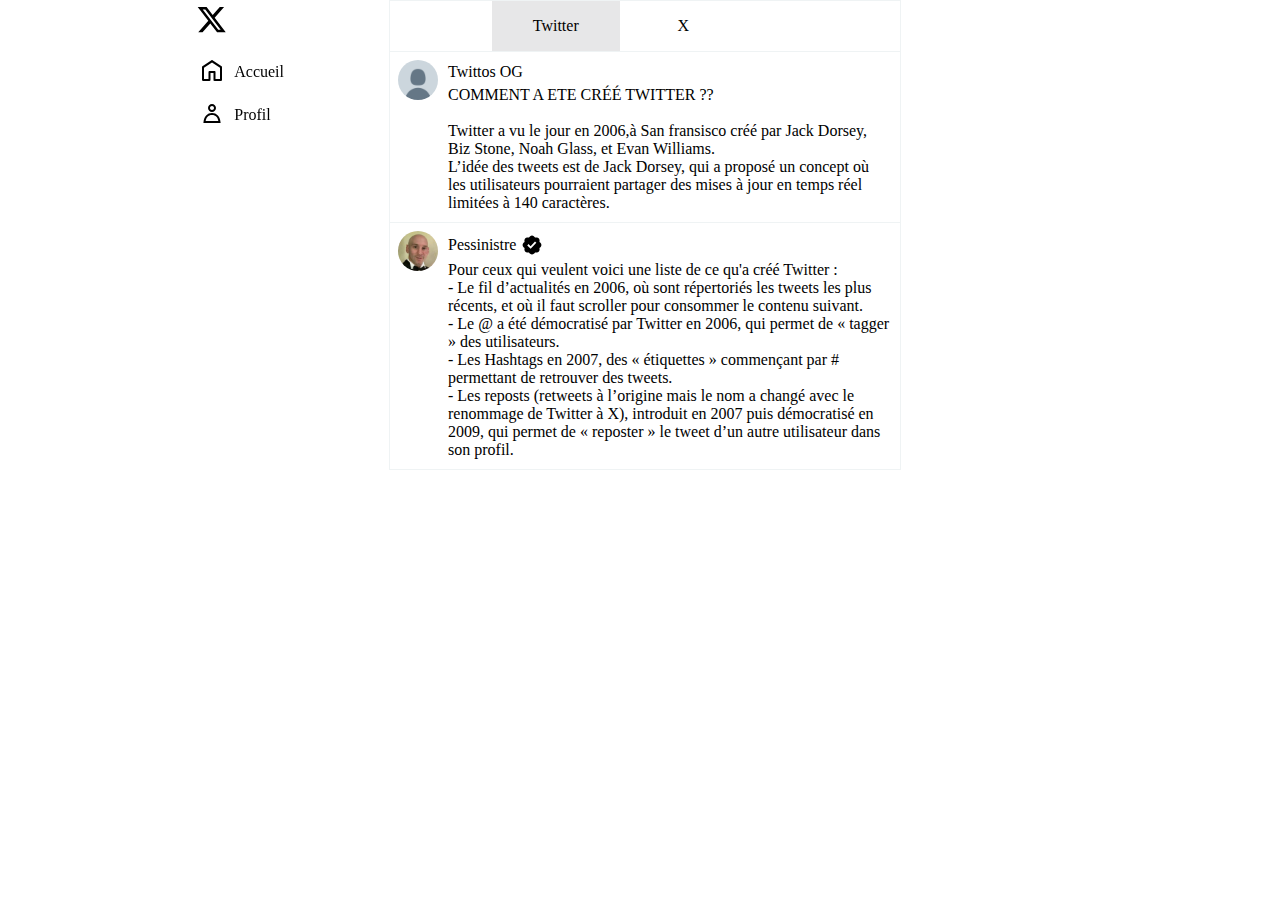
<file: index.html>
<!DOCTYPE html>

<html lang="fr">
    <!-- En-tête -->
    <head>
        <meta charset="utf-8" />
        <title>X</title>
        <link rel="stylesheet" href="Styles/style.css" />
    </head>

    <!-- Contenu de la page -->
    <body>
        <!-- Bordure à gauche-->
        <div class="border"><br></div>


        <!-- Navigation -->
        <!-- Navigation Wrapper (pour mise en page navigation) -->
        <div class="nav-wrapper">
            <!-- Navigation en elle-même -->
            <nav class="navigation">
                <!-- Container -->
                <div class="nav-container">
                    <!-- Logo -->
                    <div class="nav-item nav-logo">
                        <!-- Icône du Logo -->
                        <a href="index.html">
                            <svg class="logo nav-item-icon">
                                <g>
                                    <!-- Disposition des points (dessin de l'icône) -->
                                    <path d="M18.244 2.25h3.308l-7.227 8.26 8.502 11.24H16.17l-5.214-6.817L4.99 21.75H1.68l7.73-8.835L1.254 2.25H8.08l4.713 6.231zm-1.161 17.52h1.833L7.084 4.126H5.117z"></path>
                                </g>
                            </svg>
                        </a>
                    </div>
    
                    <!-- Accueil -->
                    <a class="home-link" href="index.html">
                        <div class="nav-item home">
                            <!-- Icône -->
                            <svg class="nav-item-icon">
                                <g>
                                    <!-- Disposition des points (dessin de l'icône) -->
                                    <path d="M21.591 7.146L12.52 1.157c-.316-.21-.724-.21-1.04 0l-9.071 5.99c-.26.173-.409.456-.409.757v13.183c0 .502.418.913.929.913h6.638c.511 0 .929-.41.929-.913v-7.075h3.008v7.075c0 .502.418.913.929.913h6.639c.51 0 .928-.41.928-.913V7.904c0-.301-.158-.584-.408-.758zM20 20l-4.5.01.011-7.097c0-.502-.418-.913-.928-.913H9.44c-.511 0-.929.41-.929.913L8.5 20H4V8.773l8.011-5.342L20 8.764z"></path>
                                </g>
                            </svg>
        
                            <!-- Texte -->
                            <span class="nav-item-item nav-item-text">
                                Accueil
                            </span>
                        </div>
                    </a>
    
                    <!-- Profil -->
                    <a href="https://github.com/Jzombi-le-codeur/" class="home-link">
                        <div class="nav-item profile">
                            <!-- Icône -->
                            <svg class="nav-item-icon">
                                <g>
                                    <!-- Disposition des points (dessin de l'icône) -->
                                    <path d="M5.651 19h12.698c-.337-1.8-1.023-3.21-1.945-4.19C15.318 13.65 13.838 13 12 13s-3.317.65-4.404 1.81c-.922.98-1.608 2.39-1.945 4.19zm.486-5.56C7.627 11.85 9.648 11 12 11s4.373.85 5.863 2.44c1.477 1.58 2.366 3.8 2.632 6.46l.11 1.1H3.395l.11-1.1c.266-2.66 1.155-4.88 2.632-6.46zM12 4c-1.105 0-2 .9-2 2s.895 2 2 2 2-.9 2-2-.895-2-2-2zM8 6c0-2.21 1.791-4 4-4s4 1.79 4 4-1.791 4-4 4-4-1.79-4-4z"></path>
                                </g>
                            </svg>
        
                            <!-- Texte -->
                            <span class="nav-item-item nav-item-text">
                                Profil
                            </span>
                        </div>
                    </a>
                </div>
            </nav>
        </div>


        <!-- Tweets -->
        <div class="tweets">
            <!-- Fils -->
            <div class="fils">
                <div class="fils-item border-fils"></div>
                <!-- Fil Twitter -->
                <div class="fils-item fil fil-selected">
                    Twitter
                </div>

                <!-- Fil X -->
                <div class="fils-item fil">
                    X
                </div>
                <div class="fils-item border-fils"></div>
            </div>

            <!-- Tweet -->
            <div class="tweet">
                <div class="tweet-profile">
                    <!-- Photo de Profil -->
                     <div class="profile-item pdp-container">
                        <img class="pdp" src="Assets\Profils\PdP\default.png" alt="profile picture" />
                     </div>

                    <!-- Tweet -->
                    <div class="tweet-container">
                        <!-- Pseudo -->
                        <div class="profile-item pseudo">
                            Twittos OG
                        </div>

                        <!-- Tweet -->
                        <div class="tweet-content">
                            COMMENT A ETE CRÉÉ TWITTER ??
                            <br>
                            <br>
                            Twitter a vu le jour en 2006,à San fransisco créé par Jack Dorsey, Biz Stone, Noah Glass, et Evan Williams.
                            <br>
                            L’idée des tweets est de Jack Dorsey, qui a proposé un concept où les utilisateurs pourraient partager des mises à jour en temps réel limitées à 140 caractères.
                        </div>
                    </div>
                </div>
            </div>

            <!-- Tweet -->
            <div class="tweet">
                <div class="tweet-profile">
                    <!-- Photo de Profil -->
                     <div class="profile-item pdp-container">
                        <img class="pdp" src="Assets\Profils\PdP\pessi.png" alt="profile picture" />
                     </div>

                    <!-- Tweet -->
                    <div class="tweet-container">
                        <!-- Pseudo -->
                        <div class="profile-item pseudo">
                            <span class="pseudo-txt">Pessinistre</span>
                            <svg class="certif">
                                <g>
                                    <path d="M20.396 11c-.018-.646-.215-1.275-.57-1.816-.354-.54-.852-.972-1.438-1.246.223-.607.27-1.264.14-1.897-.131-.634-.437-1.218-.882-1.687-.47-.445-1.053-.75-1.687-.882-.633-.13-1.29-.083-1.897.14-.273-.587-.704-1.086-1.245-1.44S11.647 1.62 11 1.604c-.646.017-1.273.213-1.813.568s-.969.854-1.24 1.44c-.608-.223-1.267-.272-1.902-.14-.635.13-1.22.436-1.69.882-.445.47-.749 1.055-.878 1.688-.13.633-.08 1.29.144 1.896-.587.274-1.087.705-1.443 1.245-.356.54-.555 1.17-.574 1.817.02.647.218 1.276.574 1.817.356.54.856.972 1.443 1.245-.224.606-.274 1.263-.144 1.896.13.634.433 1.218.877 1.688.47.443 1.054.747 1.687.878.633.132 1.29.084 1.897-.136.274.586.705 1.084 1.246 1.439.54.354 1.17.551 1.816.569.647-.016 1.276-.213 1.817-.567s.972-.854 1.245-1.44c.604.239 1.266.296 1.903.164.636-.132 1.22-.447 1.68-.907.46-.46.776-1.044.908-1.681s.075-1.299-.165-1.903c.586-.274 1.084-.705 1.439-1.246.354-.54.551-1.17.569-1.816zM9.662 14.85l-3.429-3.428 1.293-1.302 2.072 2.072 4.4-4.794 1.347 1.246z"></path>
                                </g>
                            </svg>
                        </div>
                            

                        <!-- Tweet -->
                        <div class="tweet-content">
                            Pour ceux qui veulent voici une liste de ce qu'a créé Twitter :
                            <br>
                            - Le fil d’actualités en 2006, où sont répertoriés les tweets les plus récents, et où il faut scroller pour consommer le contenu suivant.
                            <br>
                            - Le @ a été démocratisé par Twitter en 2006, qui permet de « tagger » des utilisateurs.
                            <br>
                            - Les Hashtags en 2007, des « étiquettes » commençant par # permettant de retrouver des tweets.
                            <br>
                            - Les reposts (retweets à l’origine mais le nom a changé avec le renommage de Twitter à X), introduit en 2007 puis démocratisé en 2009, qui permet de « reposter » le tweet d’un autre utilisateur dans son profil.

                        </div>
                    </div>
                </div>
            </div>
        </div>

        <!-- Bordure à droite -->
        <div class="border"><br></div>

        <!-- Scripts -->
        <script src="Scripts/script.js" defer></script>
    </body>
</html>
</file>
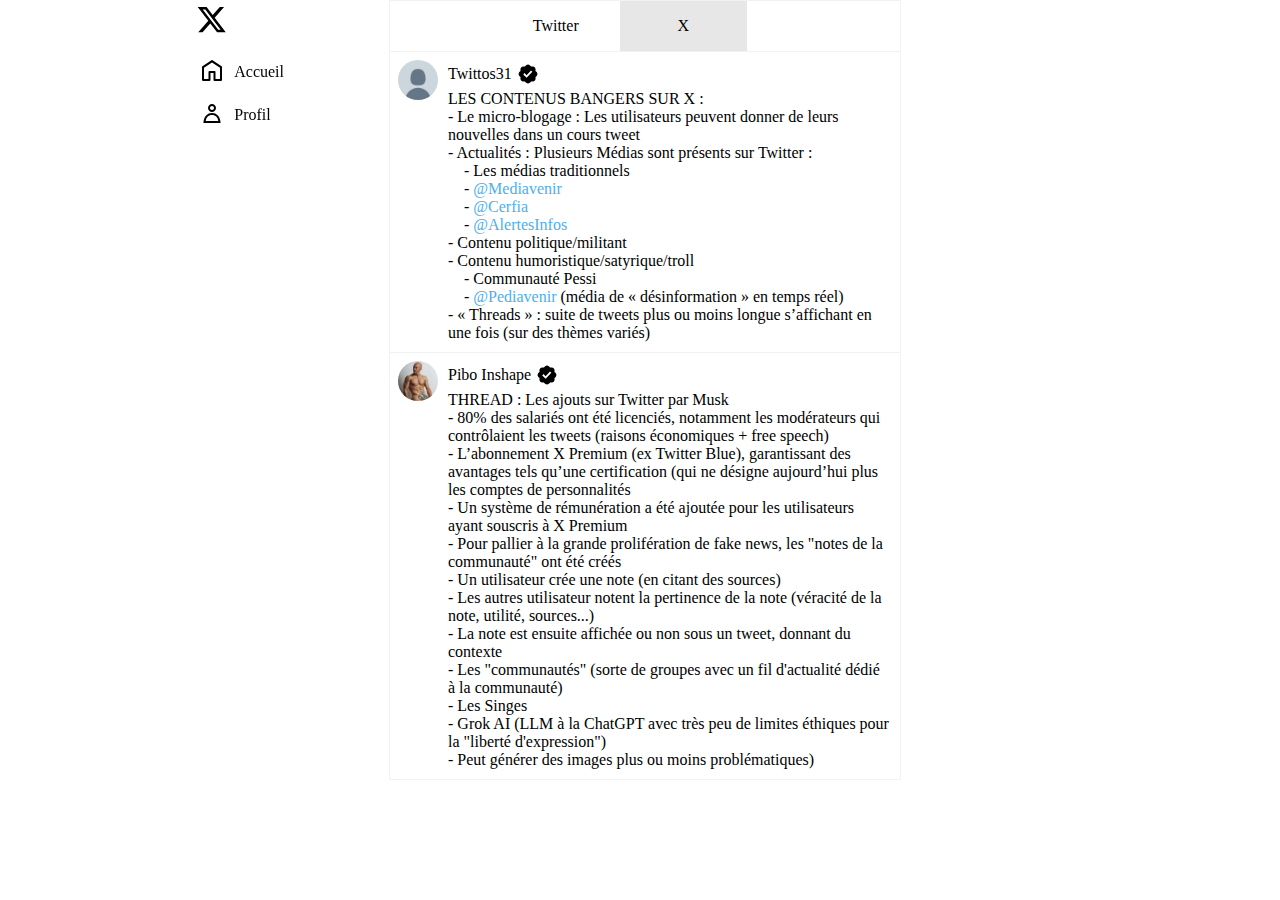
<file: index2.html>
<!DOCTYPE html>

<html lang="fr">
    <!-- En-tête -->
    <head>
        <meta charset="utf-8" />
        <title>X</title>
        <link rel="stylesheet" href="Styles/style.css" />
    </head>

    <!-- Contenu de la page -->
    <body>
        <!-- Bordure à gauche-->
        <div class="border"><br></div>


        <!-- Navigation -->
        <!-- Navigation Wrapper (pour mise en page navigation) -->
        <div class="nav-wrapper">
            <!-- Navigation en elle-même -->
            <nav class="navigation">
                <!-- Container -->
                <div class="nav-container">
                    <!-- Logo -->
                    <div class="nav-item nav-logo">
                        <!-- Icône du Logo -->
                        <a href="index.html">
                            <svg class="logo nav-item-icon">
                                <g>
                                    <!-- Disposition des points (dessin de l'icône) -->
                                    <path d="M18.244 2.25h3.308l-7.227 8.26 8.502 11.24H16.17l-5.214-6.817L4.99 21.75H1.68l7.73-8.835L1.254 2.25H8.08l4.713 6.231zm-1.161 17.52h1.833L7.084 4.126H5.117z"></path>
                                </g>
                            </svg>
                        </a>
                    </div>
    
                    <!-- Accueil -->
                    <a class="home-link" href="index.html">
                        <div class="nav-item home">
                            <!-- Icône -->
                            <svg class="nav-item-icon">
                                <g>
                                    <!-- Disposition des points (dessin de l'icône) -->
                                    <path d="M21.591 7.146L12.52 1.157c-.316-.21-.724-.21-1.04 0l-9.071 5.99c-.26.173-.409.456-.409.757v13.183c0 .502.418.913.929.913h6.638c.511 0 .929-.41.929-.913v-7.075h3.008v7.075c0 .502.418.913.929.913h6.639c.51 0 .928-.41.928-.913V7.904c0-.301-.158-.584-.408-.758zM20 20l-4.5.01.011-7.097c0-.502-.418-.913-.928-.913H9.44c-.511 0-.929.41-.929.913L8.5 20H4V8.773l8.011-5.342L20 8.764z"></path>
                                </g>
                            </svg>
        
                            <!-- Texte -->
                            <span class="nav-item-item nav-item-text">
                                Accueil
                            </span>
                        </div>
                    </a>
    
                    <!-- Profil -->
                    <a href="https://github.com/Jzombi-le-codeur/" class="home-link">
                        <div class="nav-item profile">
                            <!-- Icône -->
                            <svg class="nav-item-icon">
                                <g>
                                    <!-- Disposition des points (dessin de l'icône) -->
                                    <path d="M5.651 19h12.698c-.337-1.8-1.023-3.21-1.945-4.19C15.318 13.65 13.838 13 12 13s-3.317.65-4.404 1.81c-.922.98-1.608 2.39-1.945 4.19zm.486-5.56C7.627 11.85 9.648 11 12 11s4.373.85 5.863 2.44c1.477 1.58 2.366 3.8 2.632 6.46l.11 1.1H3.395l.11-1.1c.266-2.66 1.155-4.88 2.632-6.46zM12 4c-1.105 0-2 .9-2 2s.895 2 2 2 2-.9 2-2-.895-2-2-2zM8 6c0-2.21 1.791-4 4-4s4 1.79 4 4-1.791 4-4 4-4-1.79-4-4z"></path>
                                </g>
                            </svg>
        
                            <!-- Texte -->
                            <span class="nav-item-item nav-item-text">
                                Profil
                            </span>
                        </div>
                    </a>
                </div>
            </nav>
        </div>


        <!-- Tweets -->
        <div class="tweets">
            <!-- Fils -->
            <div class="fils">
                <div class="fils-item border-fils"></div>
                <!-- Fil Twitter -->
                <div class="fils-item fil">
                    Twitter
                </div>

                <!-- Fil X -->
                <div class="fils-item fil fil-selected">
                    X
                </div>
                <div class="fils-item border-fils"></div>
            </div>

            <!-- Tweet -->
            <div class="tweet">
                <div class="tweet-profile">
                    <!-- Photo de Profil -->
                     <div class="profile-item pdp-container">
                        <img class="pdp" src="Assets\Profils\PdP\default.png" alt="profile picture" />
                     </div>

                    <!-- Tweet -->
                    <div class="tweet-container">
                        <!-- Pseudo -->
                        <div class="profile-item pseudo">
                            <span class="pseudo-txt">Twittos31</span>
                            <svg class="certif">
                                <g>
                                    <path d="M20.396 11c-.018-.646-.215-1.275-.57-1.816-.354-.54-.852-.972-1.438-1.246.223-.607.27-1.264.14-1.897-.131-.634-.437-1.218-.882-1.687-.47-.445-1.053-.75-1.687-.882-.633-.13-1.29-.083-1.897.14-.273-.587-.704-1.086-1.245-1.44S11.647 1.62 11 1.604c-.646.017-1.273.213-1.813.568s-.969.854-1.24 1.44c-.608-.223-1.267-.272-1.902-.14-.635.13-1.22.436-1.69.882-.445.47-.749 1.055-.878 1.688-.13.633-.08 1.29.144 1.896-.587.274-1.087.705-1.443 1.245-.356.54-.555 1.17-.574 1.817.02.647.218 1.276.574 1.817.356.54.856.972 1.443 1.245-.224.606-.274 1.263-.144 1.896.13.634.433 1.218.877 1.688.47.443 1.054.747 1.687.878.633.132 1.29.084 1.897-.136.274.586.705 1.084 1.246 1.439.54.354 1.17.551 1.816.569.647-.016 1.276-.213 1.817-.567s.972-.854 1.245-1.44c.604.239 1.266.296 1.903.164.636-.132 1.22-.447 1.68-.907.46-.46.776-1.044.908-1.681s.075-1.299-.165-1.903c.586-.274 1.084-.705 1.439-1.246.354-.54.551-1.17.569-1.816zM9.662 14.85l-3.429-3.428 1.293-1.302 2.072 2.072 4.4-4.794 1.347 1.246z"></path>
                                </g>
                            </svg>
                        </div>

                        <!-- Tweet -->
                        <div class="tweet-content">
                            LES CONTENUS BANGERS SUR X :
                            <br>
                            - Le micro-blogage : Les utilisateurs peuvent donner de leurs nouvelles dans un cours tweet
                            <br>
                            - Actualités : Plusieurs Médias sont présents sur Twitter :
                                <br>
                                &emsp;- Les médias traditionnels
                                <br>
                                &emsp;- <a class="rep" href="https://x.com/Mediavenir">@Mediavenir</a>
                                <br>
                                <span>&emsp;</span>- <a class="rep" href="https://x.com/CerfiaFR">@Cerfia</a>
                                <br>
                                &emsp;- <a class="rep" href="https://x.com/AlertesInfos">@AlertesInfos</a>
                                <br>
                            - Contenu politique/militant
                            <br>
                            - Contenu humoristique/satyrique/troll
                                <br>
                                &emsp;- Communauté Pessi
                                <br>
                                &emsp;- <a class="rep" href="https://x.com/Pediavenir">@Pediavenir</a> (média de « désinformation » en temps réel)
                            <br>
                            - « Threads » : suite de tweets plus ou moins longue s’affichant en une fois (sur des thèmes variés)

                        </div>
                    </div>
                </div>
            </div>

            <a class="lien-tweet" href="tweet1.html">
                <!-- Tweet -->
                <div class="tweet">
                    <div class="tweet-profile">
                        <!-- Photo de Profil -->
                        <div class="profile-item pdp-container">
                            <img class="pdp" src="Assets\Profils\PdP\pibo.png" alt="profile picture" />
                        </div>

                        <!-- Tweet -->
                        <div class="tweet-container">
                            <!-- Pseudo -->
                            <div class="profile-item pseudo">
                                <span class="pseudo-txt">Pibo Inshape</span>
                                <svg class="certif">
                                    <g>
                                        <path d="M20.396 11c-.018-.646-.215-1.275-.57-1.816-.354-.54-.852-.972-1.438-1.246.223-.607.27-1.264.14-1.897-.131-.634-.437-1.218-.882-1.687-.47-.445-1.053-.75-1.687-.882-.633-.13-1.29-.083-1.897.14-.273-.587-.704-1.086-1.245-1.44S11.647 1.62 11 1.604c-.646.017-1.273.213-1.813.568s-.969.854-1.24 1.44c-.608-.223-1.267-.272-1.902-.14-.635.13-1.22.436-1.69.882-.445.47-.749 1.055-.878 1.688-.13.633-.08 1.29.144 1.896-.587.274-1.087.705-1.443 1.245-.356.54-.555 1.17-.574 1.817.02.647.218 1.276.574 1.817.356.54.856.972 1.443 1.245-.224.606-.274 1.263-.144 1.896.13.634.433 1.218.877 1.688.47.443 1.054.747 1.687.878.633.132 1.29.084 1.897-.136.274.586.705 1.084 1.246 1.439.54.354 1.17.551 1.816.569.647-.016 1.276-.213 1.817-.567s.972-.854 1.245-1.44c.604.239 1.266.296 1.903.164.636-.132 1.22-.447 1.68-.907.46-.46.776-1.044.908-1.681s.075-1.299-.165-1.903c.586-.274 1.084-.705 1.439-1.246.354-.54.551-1.17.569-1.816zM9.662 14.85l-3.429-3.428 1.293-1.302 2.072 2.072 4.4-4.794 1.347 1.246z"></path>
                                    </g>
                                </svg>
                            </div>
                                

                            <!-- Tweet -->
                            <div class="tweet-content">
                                THREAD : Les ajouts sur Twitter par Musk
                                <br>
                                - 80% des salariés ont été licenciés, notamment les modérateurs qui contrôlaient les tweets (raisons économiques + free speech)
                                <br>
                                - L’abonnement X Premium (ex Twitter Blue), garantissant des avantages tels qu’une certification (qui ne désigne aujourd’hui plus les comptes de personnalités
                                <br>
                                - Un système de rémunération a été ajoutée pour les utilisateurs ayant souscris à X Premium
                                <br>
                                - Pour pallier à la grande prolifération de fake news, les "notes de la communauté" ont été créés
                                    <br>
                                    - Un utilisateur crée une note (en citant des sources)
                                    <br>
                                    - Les autres utilisateur notent la pertinence de la note (véracité de la note, utilité, sources...)
                                    <br>
                                    - La note est ensuite affichée ou non sous un tweet, donnant du contexte
                                    <br>
                                - Les "communautés" (sorte de groupes avec un fil d'actualité dédié à la communauté)
                                    <br>
                                    - Les Singes
                                    <br>
                                - Grok AI (LLM à la ChatGPT avec très peu de limites éthiques pour la "liberté d'expression")
                                    <br>
                                    - Peut générer des images plus ou moins problématiques)
                                    <br>

                            </div>
                        </div>
                    </div>
                </div>
            </a>
        </div>

        <!-- Bordure à droite -->
        <div class="border"><br></div>

        <!-- Scripts -->
        <script src="Scripts/script.js" defer></script>
    </body>
</html>
</file>
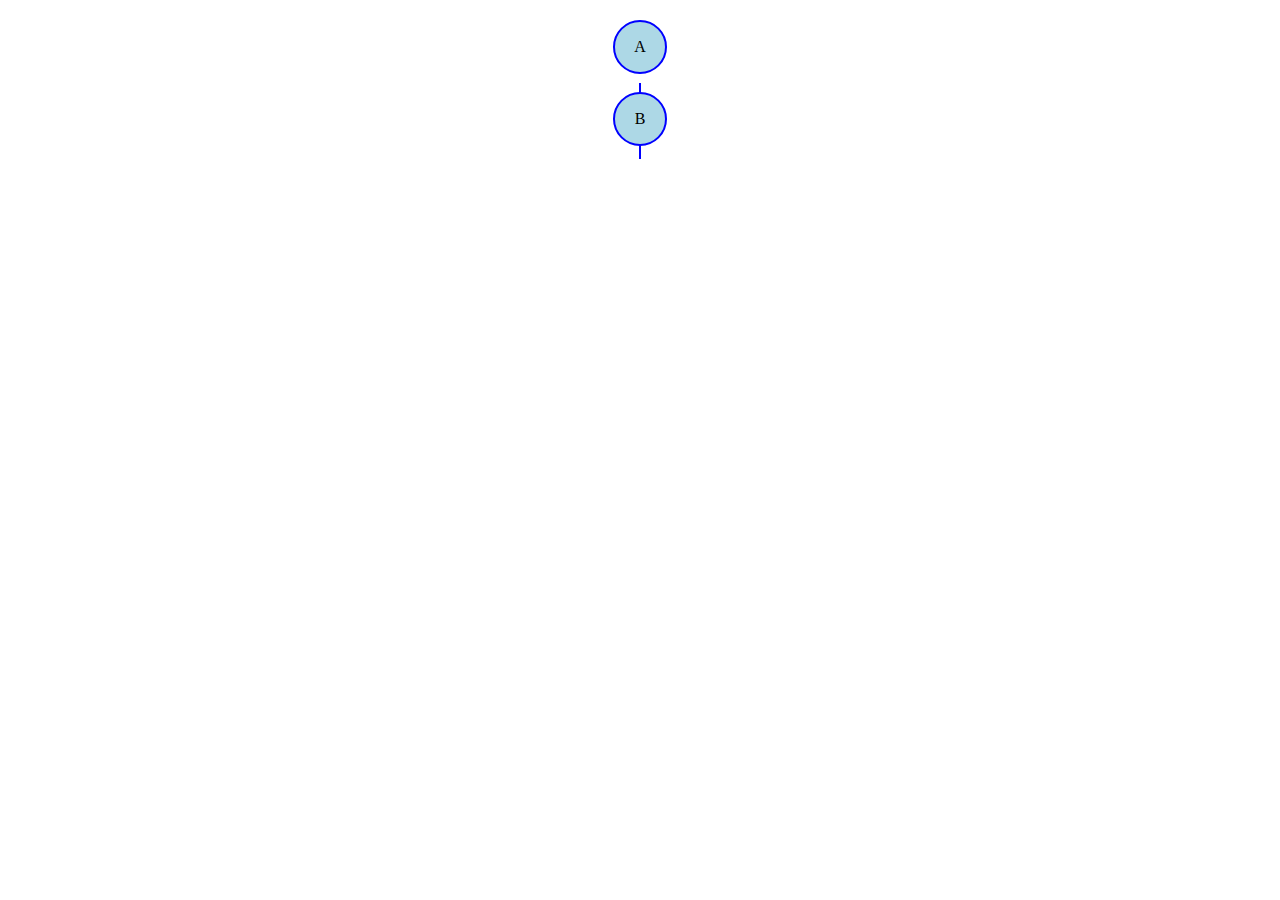
<file: test.html>
<!DOCTYPE html>
<html lang="en">
<head>
  <meta charset="UTF-8">
  <meta name="viewport" content="width=device-width, initial-scale=1.0">
  <title>Ligne verticale</title>
  <style>
    .container {
      display: flex;
      flex-direction: column;
      align-items: center;
      position: relative;
      width: 200px;
      margin: 20px auto;
    }

    .element {
      width: 50px;
      height: 50px;
      background-color: lightblue;
      border: 2px solid blue;
      border-radius: 50%;
      display: flex;
      justify-content: center;
      align-items: center;
    }

    .line {
      width: 2px;
      background-color: blue;
      position: absolute;
      top: 50%;
      left: calc(50% - 1px); /* Centrer la ligne */
      height: calc(100% - 50px); /* Ajuster pour exclure les éléments */
      z-index: -1;
    }
  </style>
</head>
<body>
  <div class="container">
    <div class="element">A</div>
    <div class="line"></div>
    <br>
    <div class="element">B</div>
  </div>
</body>
</html>
</file>
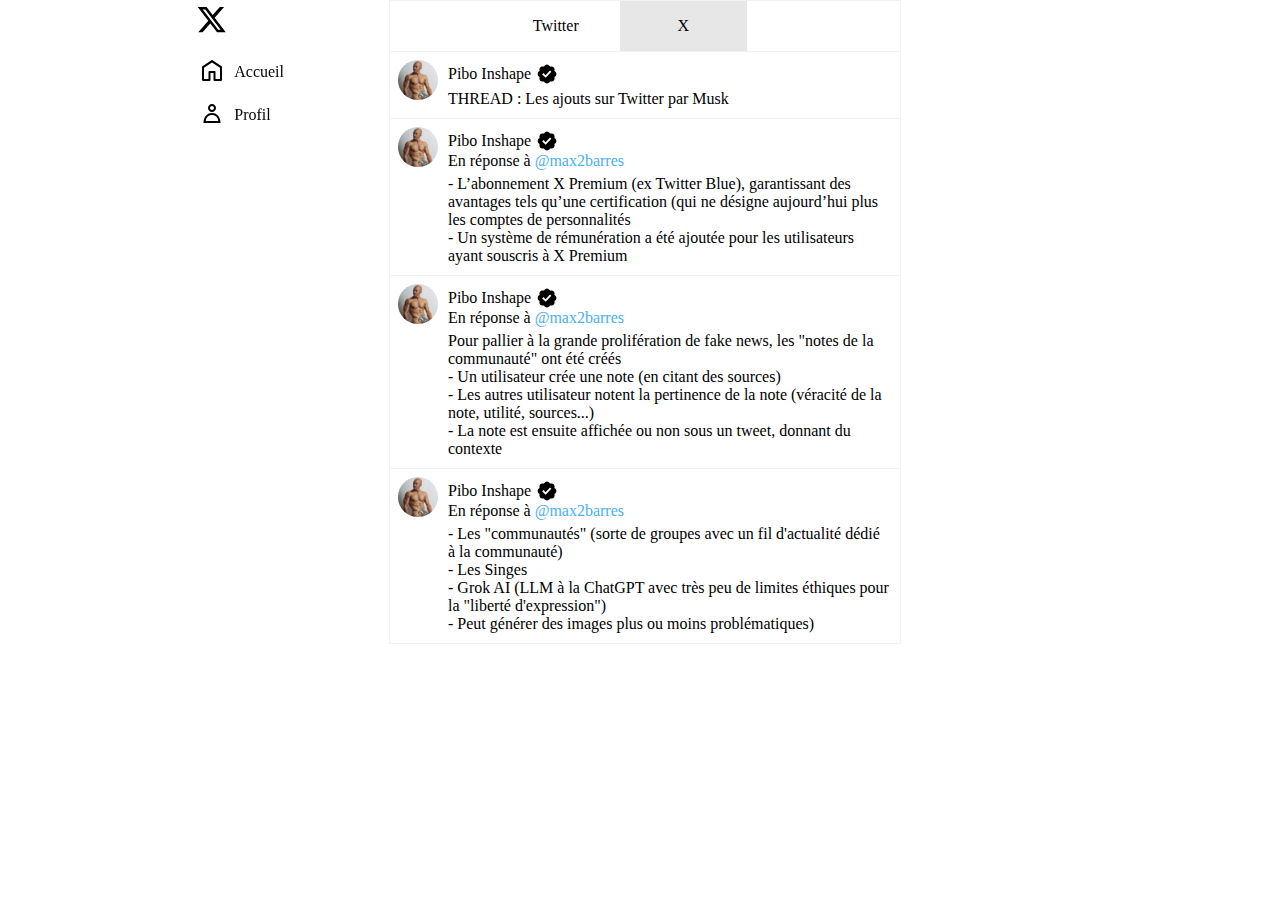
<file: tweet1.html>
<!DOCTYPE html>

<html lang="fr">
    <!-- En-tête -->
    <head>
        <meta charset="utf-8" />
        <title>X</title>
        <link rel="stylesheet" href="Styles/style.css" />
    </head>

    <!-- Contenu de la page -->
    <body>
        <!-- Bordure à gauche-->
        <div class="border"><br></div>


        <!-- Navigation -->
        <!-- Navigation Wrapper (pour mise en page navigation) -->
        <div class="nav-wrapper">
            <!-- Navigation en elle-même -->
            <nav class="navigation">
                <!-- Container -->
                <div class="nav-container">
                    <!-- Logo -->
                    <div class="nav-item nav-logo">
                        <!-- Icône du Logo -->
                        <a href="index.html">
                            <svg class="logo nav-item-icon">
                                <g>
                                    <!-- Disposition des points (dessin de l'icône) -->
                                    <path d="M18.244 2.25h3.308l-7.227 8.26 8.502 11.24H16.17l-5.214-6.817L4.99 21.75H1.68l7.73-8.835L1.254 2.25H8.08l4.713 6.231zm-1.161 17.52h1.833L7.084 4.126H5.117z"></path>
                                </g>
                            </svg>
                        </a>
                    </div>
    
                    <!-- Accueil -->
                    <a class="home-link" href="index.html">
                        <div class="nav-item home">
                            <!-- Icône -->
                            <svg class="nav-item-icon">
                                <g>
                                    <!-- Disposition des points (dessin de l'icône) -->
                                    <path d="M21.591 7.146L12.52 1.157c-.316-.21-.724-.21-1.04 0l-9.071 5.99c-.26.173-.409.456-.409.757v13.183c0 .502.418.913.929.913h6.638c.511 0 .929-.41.929-.913v-7.075h3.008v7.075c0 .502.418.913.929.913h6.639c.51 0 .928-.41.928-.913V7.904c0-.301-.158-.584-.408-.758zM20 20l-4.5.01.011-7.097c0-.502-.418-.913-.928-.913H9.44c-.511 0-.929.41-.929.913L8.5 20H4V8.773l8.011-5.342L20 8.764z"></path>
                                </g>
                            </svg>
        
                            <!-- Texte -->
                            <span class="nav-item-item nav-item-text">
                                Accueil
                            </span>
                        </div>
                    </a>
    
                    <!-- Profil -->
                    <a href="https://github.com/Jzombi-le-codeur/" class="home-link">
                        <div class="nav-item profile">
                            <!-- Icône -->
                            <svg class="nav-item-icon">
                                <g>
                                    <!-- Disposition des points (dessin de l'icône) -->
                                    <path d="M5.651 19h12.698c-.337-1.8-1.023-3.21-1.945-4.19C15.318 13.65 13.838 13 12 13s-3.317.65-4.404 1.81c-.922.98-1.608 2.39-1.945 4.19zm.486-5.56C7.627 11.85 9.648 11 12 11s4.373.85 5.863 2.44c1.477 1.58 2.366 3.8 2.632 6.46l.11 1.1H3.395l.11-1.1c.266-2.66 1.155-4.88 2.632-6.46zM12 4c-1.105 0-2 .9-2 2s.895 2 2 2 2-.9 2-2-.895-2-2-2zM8 6c0-2.21 1.791-4 4-4s4 1.79 4 4-1.791 4-4 4-4-1.79-4-4z"></path>
                                </g>
                            </svg>
        
                            <!-- Texte -->
                            <span class="nav-item-item nav-item-text">
                                Profil
                            </span>
                        </div>
                    </a>
                </div>
            </nav>
        </div>


        <!-- Tweets -->
        <div class="tweets">
            <!-- Fils -->
            <div class="fils">
                <div class="fils-item border-fils"></div>
                <!-- Fil Twitter -->
                <div class="fils-item fil">
                    Twitter
                </div>

                <!-- Fil X -->
                <div class="fils-item fil fil-selected">
                    X
                </div>
                <div class="fils-item border-fils"></div>
            </div>
                
            <!-- Tweet -->
            <div class="tweet">
                <div class="tweet-profile">
                    <!-- Photo de Profil -->
                    <div class="profile-item pdp-container">
                        <img class="pdp" src="Assets\Profils\PdP\pibo.png" alt="profile picture" />
                    </div>

                    <!-- Tweet -->
                    <div class="tweet-container">
                        <!-- Pseudo -->
                        <div class="profile-item pseudo">
                            <span class="pseudo-txt">Pibo Inshape</span>
                            <svg class="certif">
                                <g>
                                    <path d="M20.396 11c-.018-.646-.215-1.275-.57-1.816-.354-.54-.852-.972-1.438-1.246.223-.607.27-1.264.14-1.897-.131-.634-.437-1.218-.882-1.687-.47-.445-1.053-.75-1.687-.882-.633-.13-1.29-.083-1.897.14-.273-.587-.704-1.086-1.245-1.44S11.647 1.62 11 1.604c-.646.017-1.273.213-1.813.568s-.969.854-1.24 1.44c-.608-.223-1.267-.272-1.902-.14-.635.13-1.22.436-1.69.882-.445.47-.749 1.055-.878 1.688-.13.633-.08 1.29.144 1.896-.587.274-1.087.705-1.443 1.245-.356.54-.555 1.17-.574 1.817.02.647.218 1.276.574 1.817.356.54.856.972 1.443 1.245-.224.606-.274 1.263-.144 1.896.13.634.433 1.218.877 1.688.47.443 1.054.747 1.687.878.633.132 1.29.084 1.897-.136.274.586.705 1.084 1.246 1.439.54.354 1.17.551 1.816.569.647-.016 1.276-.213 1.817-.567s.972-.854 1.245-1.44c.604.239 1.266.296 1.903.164.636-.132 1.22-.447 1.68-.907.46-.46.776-1.044.908-1.681s.075-1.299-.165-1.903c.586-.274 1.084-.705 1.439-1.246.354-.54.551-1.17.569-1.816zM9.662 14.85l-3.429-3.428 1.293-1.302 2.072 2.072 4.4-4.794 1.347 1.246z"></path>
                                </g>
                            </svg>
                        </div>

                        <!-- Tweet -->
                        <div class="tweet-content">
                            THREAD : Les ajouts sur Twitter par Musk
                        </div>
                    </div>
                </div>
            </div>

            <!-- Tweet -->
            <div class="tweet">
                <div class="tweet-profile">
                    <!-- Photo de Profil -->
                    <div class="profile-item pdp-container">
                        <img class="pdp" src="Assets\Profils\PdP\pibo.png" alt="profile picture" />
                    </div>

                    <!-- Tweet -->
                    <div class="tweet-container">
                        <!-- Pseudo -->
                        <div class="profile-item pseudo">
                            <span class="pseudo-txt">Pibo Inshape</span>
                            <svg class="certif">
                                <g>
                                    <path d="M20.396 11c-.018-.646-.215-1.275-.57-1.816-.354-.54-.852-.972-1.438-1.246.223-.607.27-1.264.14-1.897-.131-.634-.437-1.218-.882-1.687-.47-.445-1.053-.75-1.687-.882-.633-.13-1.29-.083-1.897.14-.273-.587-.704-1.086-1.245-1.44S11.647 1.62 11 1.604c-.646.017-1.273.213-1.813.568s-.969.854-1.24 1.44c-.608-.223-1.267-.272-1.902-.14-.635.13-1.22.436-1.69.882-.445.47-.749 1.055-.878 1.688-.13.633-.08 1.29.144 1.896-.587.274-1.087.705-1.443 1.245-.356.54-.555 1.17-.574 1.817.02.647.218 1.276.574 1.817.356.54.856.972 1.443 1.245-.224.606-.274 1.263-.144 1.896.13.634.433 1.218.877 1.688.47.443 1.054.747 1.687.878.633.132 1.29.084 1.897-.136.274.586.705 1.084 1.246 1.439.54.354 1.17.551 1.816.569.647-.016 1.276-.213 1.817-.567s.972-.854 1.245-1.44c.604.239 1.266.296 1.903.164.636-.132 1.22-.447 1.68-.907.46-.46.776-1.044.908-1.681s.075-1.299-.165-1.903c.586-.274 1.084-.705 1.439-1.246.354-.54.551-1.17.569-1.816zM9.662 14.85l-3.429-3.428 1.293-1.302 2.072 2.072 4.4-4.794 1.347 1.246z"></path>
                                </g>
                            </svg>
                        </div>
                        <span>En réponse à <a class="rep" href="https://x.com/max2barres">@max2barres</a></span>

                        <!-- Tweet -->
                        <div class="tweet-content">
                            - L’abonnement X Premium (ex Twitter Blue), garantissant des avantages tels qu’une certification (qui ne désigne aujourd’hui plus les comptes de personnalités
                            <br>
                            - Un système de rémunération a été ajoutée pour les utilisateurs ayant souscris à X Premium

                        </div>
                    </div>
                </div>
            </div>

            <!-- Tweet -->
            <div class="tweet">
                <div class="tweet-profile">
                    <!-- Photo de Profil -->
                    <div class="profile-item pdp-container">
                        <img class="pdp" src="Assets\Profils\PdP\pibo.png" alt="profile picture" />
                    </div>

                    <!-- Tweet -->
                    <div class="tweet-container">
                        <!-- Pseudo -->
                        <div class="profile-item pseudo">
                            <span class="pseudo-txt">Pibo Inshape</span>
                            <svg class="certif">
                                <g>
                                    <path d="M20.396 11c-.018-.646-.215-1.275-.57-1.816-.354-.54-.852-.972-1.438-1.246.223-.607.27-1.264.14-1.897-.131-.634-.437-1.218-.882-1.687-.47-.445-1.053-.75-1.687-.882-.633-.13-1.29-.083-1.897.14-.273-.587-.704-1.086-1.245-1.44S11.647 1.62 11 1.604c-.646.017-1.273.213-1.813.568s-.969.854-1.24 1.44c-.608-.223-1.267-.272-1.902-.14-.635.13-1.22.436-1.69.882-.445.47-.749 1.055-.878 1.688-.13.633-.08 1.29.144 1.896-.587.274-1.087.705-1.443 1.245-.356.54-.555 1.17-.574 1.817.02.647.218 1.276.574 1.817.356.54.856.972 1.443 1.245-.224.606-.274 1.263-.144 1.896.13.634.433 1.218.877 1.688.47.443 1.054.747 1.687.878.633.132 1.29.084 1.897-.136.274.586.705 1.084 1.246 1.439.54.354 1.17.551 1.816.569.647-.016 1.276-.213 1.817-.567s.972-.854 1.245-1.44c.604.239 1.266.296 1.903.164.636-.132 1.22-.447 1.68-.907.46-.46.776-1.044.908-1.681s.075-1.299-.165-1.903c.586-.274 1.084-.705 1.439-1.246.354-.54.551-1.17.569-1.816zM9.662 14.85l-3.429-3.428 1.293-1.302 2.072 2.072 4.4-4.794 1.347 1.246z"></path>
                                </g>
                            </svg>
                        </div>
                        <span>En réponse à <a class="rep" href="https://x.com/max2barres">@max2barres</a></span>

                        <!-- Tweet -->
                        <div class="tweet-content">
                            Pour pallier à la grande prolifération de fake news, les "notes de la communauté" ont été créés
                            <br>
                            - Un utilisateur crée une note (en citant des sources)
                            <br>
                            - Les autres utilisateur notent la pertinence de la note (véracité de la note, utilité, sources...)
                            <br>
                            - La note est ensuite affichée ou non sous un tweet, donnant du contexte
                        </div>
                    </div>
                </div>
            </div>

            <!-- Tweet -->
            <div class="tweet">
                <div class="tweet-profile">
                    <!-- Photo de Profil -->
                    <div class="profile-item pdp-container">
                        <img class="pdp" src="Assets\Profils\PdP\pibo.png" alt="profile picture" />
                    </div>

                    <!-- Tweet -->
                    <div class="tweet-container">
                        <!-- Pseudo -->
                        <div class="profile-item pseudo">
                            <span class="pseudo-txt">Pibo Inshape</span>
                            <svg class="certif">
                                <g>
                                    <path d="M20.396 11c-.018-.646-.215-1.275-.57-1.816-.354-.54-.852-.972-1.438-1.246.223-.607.27-1.264.14-1.897-.131-.634-.437-1.218-.882-1.687-.47-.445-1.053-.75-1.687-.882-.633-.13-1.29-.083-1.897.14-.273-.587-.704-1.086-1.245-1.44S11.647 1.62 11 1.604c-.646.017-1.273.213-1.813.568s-.969.854-1.24 1.44c-.608-.223-1.267-.272-1.902-.14-.635.13-1.22.436-1.69.882-.445.47-.749 1.055-.878 1.688-.13.633-.08 1.29.144 1.896-.587.274-1.087.705-1.443 1.245-.356.54-.555 1.17-.574 1.817.02.647.218 1.276.574 1.817.356.54.856.972 1.443 1.245-.224.606-.274 1.263-.144 1.896.13.634.433 1.218.877 1.688.47.443 1.054.747 1.687.878.633.132 1.29.084 1.897-.136.274.586.705 1.084 1.246 1.439.54.354 1.17.551 1.816.569.647-.016 1.276-.213 1.817-.567s.972-.854 1.245-1.44c.604.239 1.266.296 1.903.164.636-.132 1.22-.447 1.68-.907.46-.46.776-1.044.908-1.681s.075-1.299-.165-1.903c.586-.274 1.084-.705 1.439-1.246.354-.54.551-1.17.569-1.816zM9.662 14.85l-3.429-3.428 1.293-1.302 2.072 2.072 4.4-4.794 1.347 1.246z"></path>
                                </g>
                            </svg>
                        </div>
                        <span>En réponse à <a class="rep" href="https://x.com/max2barres">@max2barres</a></span>
                        <!-- Tweet -->
                        <div class="tweet-content">
                            - Les "communautés" (sorte de groupes avec un fil d'actualité dédié à la communauté)
                                <br>
                                - Les Singes
                                <br>
                            - Grok AI (LLM à la ChatGPT avec très peu de limites éthiques pour la "liberté d'expression")
                                <br>
                                - Peut générer des images plus ou moins problématiques)
                                <br>
                        </div>
                    </div>
                </div>
            </div>
        </div>

        <!-- Bordure à droite -->
        <div class="border"><br></div>

        <!-- Script -->
        <script src="Scripts/script.js" defer></script>
    </body>
</html>
</file>
<file: Styles/style.css>
/* BODY ET CONTENU */

/* Body */
body {
    /* Enlever la Marge et le Padding */
    margin: 0;
    padding: 0;

    /* S'étendre sur toute la page */
    width: 100%;

    /* Flexbox */
    display: flex;
}





/* MISE EN PAGE ELEMENTS */

/* MISE EN PAGE NAVIGATION */

/* Navigation Wrapper */
.nav-wrapper {
    flex-basis: 20%; /* Définir Longueur Navigation dans Page */
    height: auto; /* Définir Hauteur en fonction d'hauteur Maximale */
    max-height: 50rem; /* Définir Hauteur Maximale */
    position: relative; /* Mettre en Position par Défaut*/
    display: flex;
    flex-direction: row-reverse;
}

/* Navigation */
.navigation {
    position: fixed; /* Fixer la Navigation */
    flex-basis: auto; /* Calquer Longueur Navigation sur Wrapper */
    height: auto; /* Définir Hauteur en fonction des Items */
    max-height: 50rem; /* Calquer Hauteur Maximale sur Wrapper */
    margin-right: 5rem;
}



/* MISE EN PAGE TWEETS */

/* TWEETS (CONTAINERS) */
/* Tweets */
.tweets {
    flex-basis: 40%; /* Définir Longueur Tweets */
    margin: 0px 5px 0px 5px; /* Définir Marge de l'Ensemble des Tweets */
    margin-top: 0; /* Effacer la Marge d'hauteur */
    border-bottom: #eff3f4 1px solid; /* Bordure Bas de l'Ensemble des Tweets */

    display: flex; /* Flexbox pour mettre en page Tweets */
    flex-direction: column; /* Mettre Tweets en Colonne */
}

/* Tweet */
.tweet, .reponse {
    /* Bordure pour tweet */
    border: #eff3f4 1px solid;
    border-bottom: 0px;
    padding-right: 10px;
}


/* BORDURE */
/* Border */
.border {
    flex-basis: 10%; /* Longueur Bordure pour Centrer */
}

/* NAVIGATION */

/* Container Flex Navigation */
.nav-container {
    display: flex;
    flex-direction: column;
    width: 20%;
}

/* Items ("liens" de navigation) */
.nav-item {
    /* Flex pour le Contenu Intérieur*/
    display: flex;
    align-items: center; /* Centrage vertical */
    gap: 8px; /* Espace entre SVG et texte */
    padding: 8px;
}

/* Icônes d'Items de Navigation */
.nav-item-icon {
    width: 26.25px; /* Définir Longueur Icône */
    height: 26.25px; /* Définir Hauteur Icône */
    flex-shrink: 0; /* Empêcher Rognure Icône */
}

/* Texte d'Items de Navigation */
.nav-item-text {
    margin: 0; /* Supprimer Marge de Texte */
    line-height: 1; /* Supprime l'écart vertical */
}

/* Logo en tant qu'Item */
.nav-logo {
    margin-bottom: 5px; /* Définir Marge pour LOGO*/
}

/* Logo (dessin) */
.logo {
    transform: scale(1.3) /* Aggrandir Logo */
}

.home-link {
    text-decoration: none;
    color: black;
    width: 7rem;
}

.home-link:hover {
    background-color: #e7e7e8;
}

.fil-selected {
    background-color: #e7e7e8;
}

/* TWEETS */
/* FILS */
.fils {
    /* Taille Fils */
    height: 50px;

    /* Bordure pour tweet */
    border: #eff3f4 1px solid;
    border-bottom: 0px;

    /* Mise en Page fils */
    display: flex;
}

/* Elements dans l'Ensemble des Fils */
.fils-item {
    flex-basis: 25%; /* Centrer les fils */
}

/* Fil */
.fil {
    /* Centrer les fils */
    align-content: center;
    text-align: center;
}

.fil:hover {
    cursor: pointer;
    background-color: #f7f7f7;
}

/* Bordure Fils */
.border-fils {
    flex-basis: 20%; /* Centrer les fils */
} 

.certif {
    width: 22px;
    height: 22px;
}


/* TWEETS EN EUX MÊMES */
/* TWEETS (PdP) */
/* Container Partie PdP */
.tweet-profile {
    display: flex; /* Mettre en Flex pour prendre toute hauteur tweet */
    margin: 8px 0px 0px 8px; /* Marge pour espacer PdP et Tweet */
}

/* Container PdP en elle-même */
.pdp-container {
    flex-basis: 50px; /* Définir Taille PdP */
    min-width: 50px; /* Définir Taille Minimum PdP */
}

/* PdP en elle-même */
.pdp {
    /* Définir Taille PdP */
    width: 40px;
    height: 40px;

    /* Mettre PdP en "rond" */
    border-radius: 50%;
}

/* TWEETS (partie texte) */
/* Pseudo */
.pseudo {
    display: flex;
    margin-top: 3px; /* Mettre Marge en Haut */
    align-items: center;
    gap: 5px;
}

/* Contenu Tweet */
.tweet-content {
    margin: 5px 0px 10px 0px; /* Marge du Tweet */
}

.lien-tweet {
    text-decoration: none;
    color: black;
}

.tweet:hover {
    cursor: pointer;
    background-color: #f7f7f7;
}

.rep {
    color: #4baff3;
    text-decoration: none;
}

.rep:hover {
    text-decoration: underline;
}
</file>
